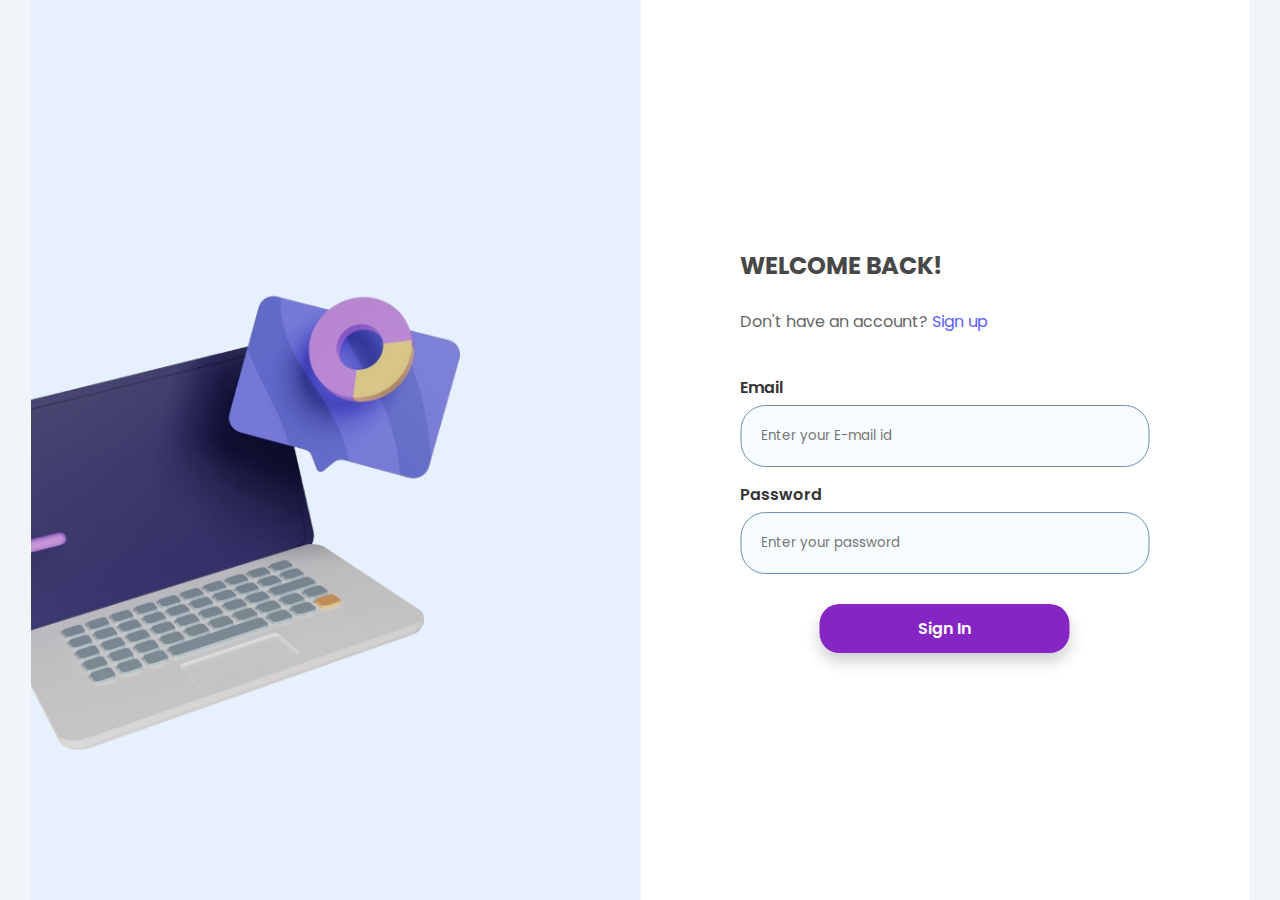
<file: index.html>
<!DOCTYPE html>
<html lang="en">

<head>
  <meta charset="UTF-8" />
  <meta name="viewport" content="width=device-width, initial-scale=1.0" />
  <title>Login Page</title>
  <link rel="preconnect" href="https://fonts.googleapis.com">
  <link rel="preconnect" href="https://fonts.gstatic.com" crossorigin>
  <link
    href="https://fonts.googleapis.com/css2?family=Poppins:ital,wght@0,400;0,500;0,700;1,300;1,400&family=Roboto:ital,wght@0,100..900;1,100..900&display=swap"
    rel="stylesheet">
  <link rel="stylesheet" href="style.css" />
</head>

<body>
  <div class="container">
    <div class="form-container">
      <h2 class="poppins-bold">WELCOME BACK!</h2>
      <p class="poppins-regular-italic">Don't have an account? <a href="#">Sign up</a></p>
      <form>
        <label class="poppins-regular">Email</label>
        <input type="email" placeholder="Enter your E-mail id" required />

        <label class="poppins-regular">Password</label>
        <div class="password-box">
          <input type="password" placeholder="Enter your password" id="password" required />
          <span class="toggle" onclick="togglePassword()"></span>
        </div>

        <button type="submit">Sign In</button>
      </form>
    </div>
    <div class="image-container">
      <div class="image-background">
        <img src="laptopimg2.png" alt="Laptop Image" />
      </div>
    </div>
  </div>
  <script>
    function togglePassword() {
      const pass = document.getElementById("password");
      pass.type = pass.type === "password" ? "text" : "password";
    }
  </script>
</body>

</html>
</file>
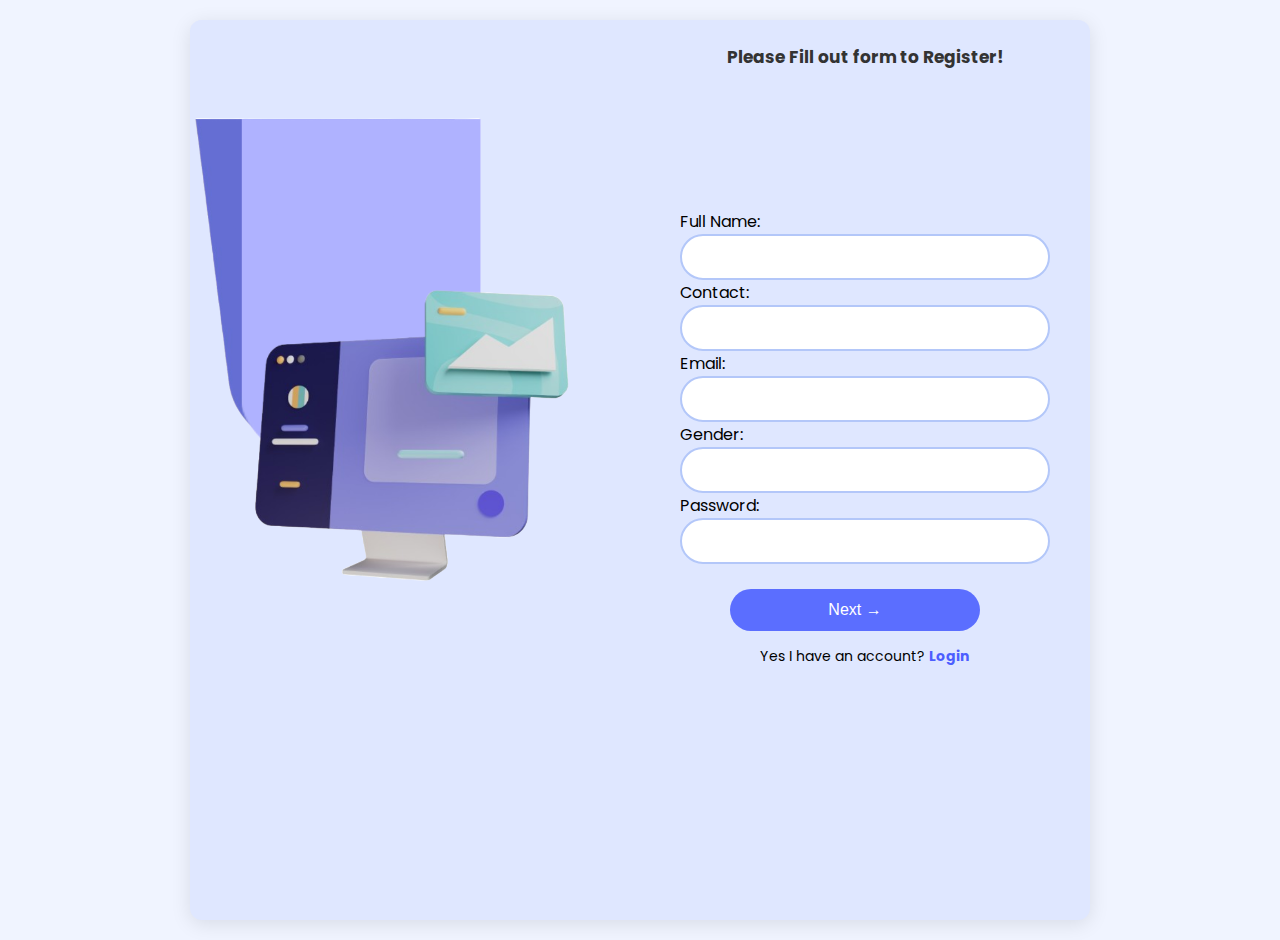
<file: index2.html>
<!DOCTYPE html>
<html lang="en">
<head>
  <meta charset="UTF-8" />
  <meta name="viewport" content="width=device-width, initial-scale=1.0" />
  <title>Registration Form</title>
  <link rel="stylesheet" href="style2.css" />
  <link href="https://fonts.googleapis.com/css2?family=Poppins&display=swap" rel="stylesheet">
</head>

<body>
  <div class="container">
    <div class="image-section">
      <img src="lapto.png" class="laptop" alt="Laptop" />
    </div>

    <div class="form-section">
      <h2 class="poppins-bold">Please Fill out form to Register!</h2>

      <form id="registrationForm">
        <label for="fullname">Full Name:</label>
        <input type="text" id="fullname" name="fullname" required>

        <label for="contact">Contact:</label>
        <input type="text" id="contact" name="contact" required>

        <label for="email">Email:</label>
        <input type="email" id="email" name="email" required>

        <label for="gender">Gender:</label>
        <input type="text" id="gender" name="gender" required>

        <label for="password">Password:</label>
        <input type="password" id="password" name="password" required>

        <button type="submit">Next →</button>
        <p class="login-link">Yes I have an account? <a href="#">Login</a></p>
      </form>

      <div class="success-message" id="successMessage" style="display:none;">
        Registration Successful!
      </div>
    </div>
  </div>

  <script src="script.js"></script>
</body>
</html>
</file>
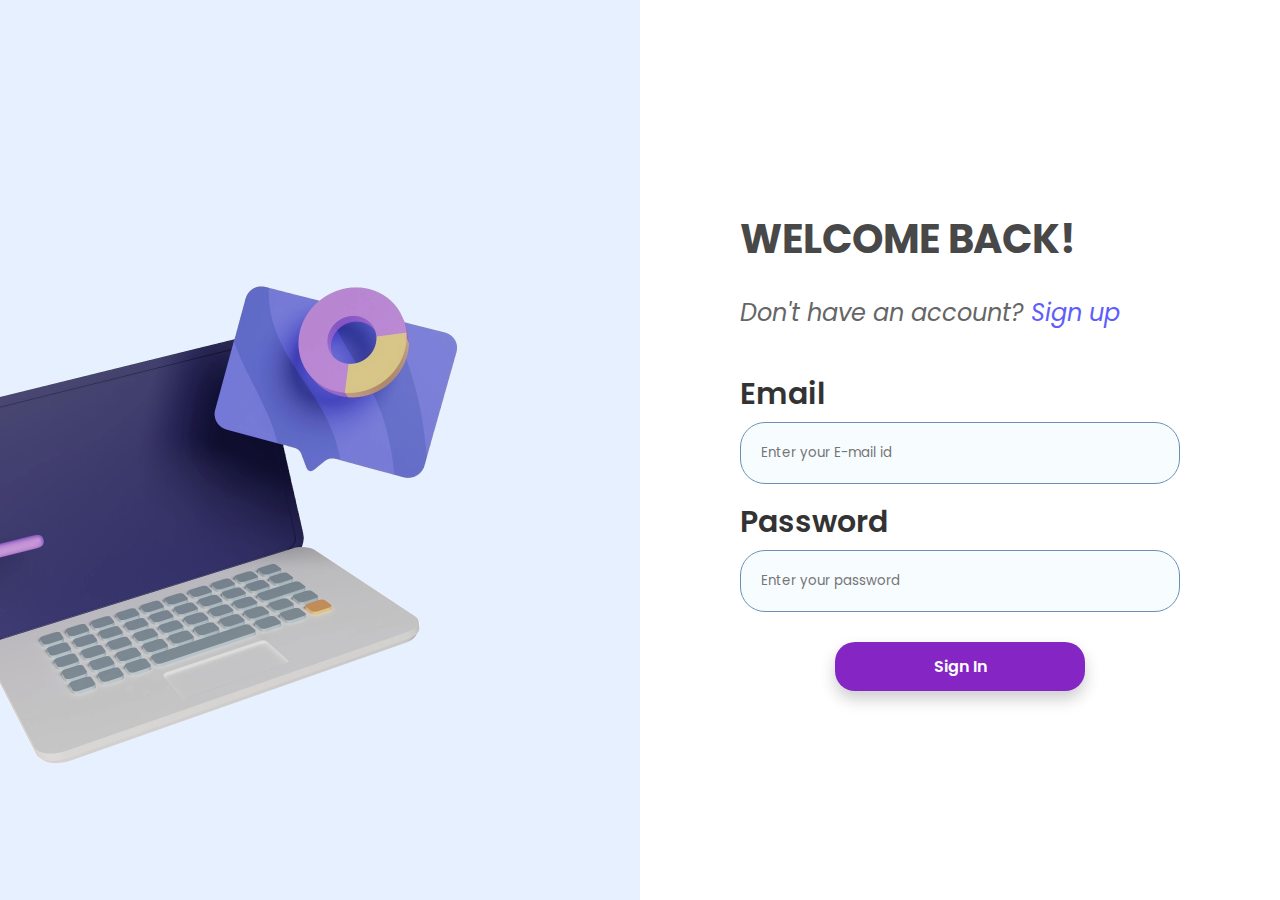
<file: teacher-login.html>
<!DOCTYPE html>
<html lang="en">

<head>
  <meta charset="UTF-8" />
  <meta name="viewport" content="width=device-width, initial-scale=1.0" />
  <title>Login Page</title>
  <link rel="preconnect" href="https://fonts.googleapis.com">
  <link rel="preconnect" href="https://fonts.gstatic.com" crossorigin>
  <link
    href="https://fonts.googleapis.com/css2?family=Poppins:ital,wght@0,400;0,500;0,700;1,300;1,400&family=Roboto:ital,wght@0,100..900;1,100..900&display=swap"
    rel="stylesheet">
  <link rel="stylesheet" href="teacher-login.css" />
</head>

<body>
  <div class="container">
    <div class="form-container">
      <h2 class="poppins-medium">WELCOME BACK!</h2>
      <p class="poppins-regular-italic">Don't have an account? <a href="#">Sign up</a></p>
      <form>
        <label class="poppins-regular">Email</label>
        <input type="email" placeholder="Enter your E-mail id" required />

        <label class="poppins-regular">Password</label>
        <div class="password-box">
          <input type="password" placeholder="Enter your password" id="password" required />
          <span class="toggle" onclick="togglePassword()"></span>
        </div>

        <button type="submit">Sign In</button>
      </form>
    </div>
    <div class="image-container">
      <div class="image-background">
        <img src="laptopimg2.png" alt="Laptop Image" />
      </div>
    </div>
  </div>
  <script>
    function togglePassword() {
      const pass = document.getElementById("password");
      pass.type = pass.type === "password" ? "text" : "password";
    }
  </script>
</body>

</html>
</file>
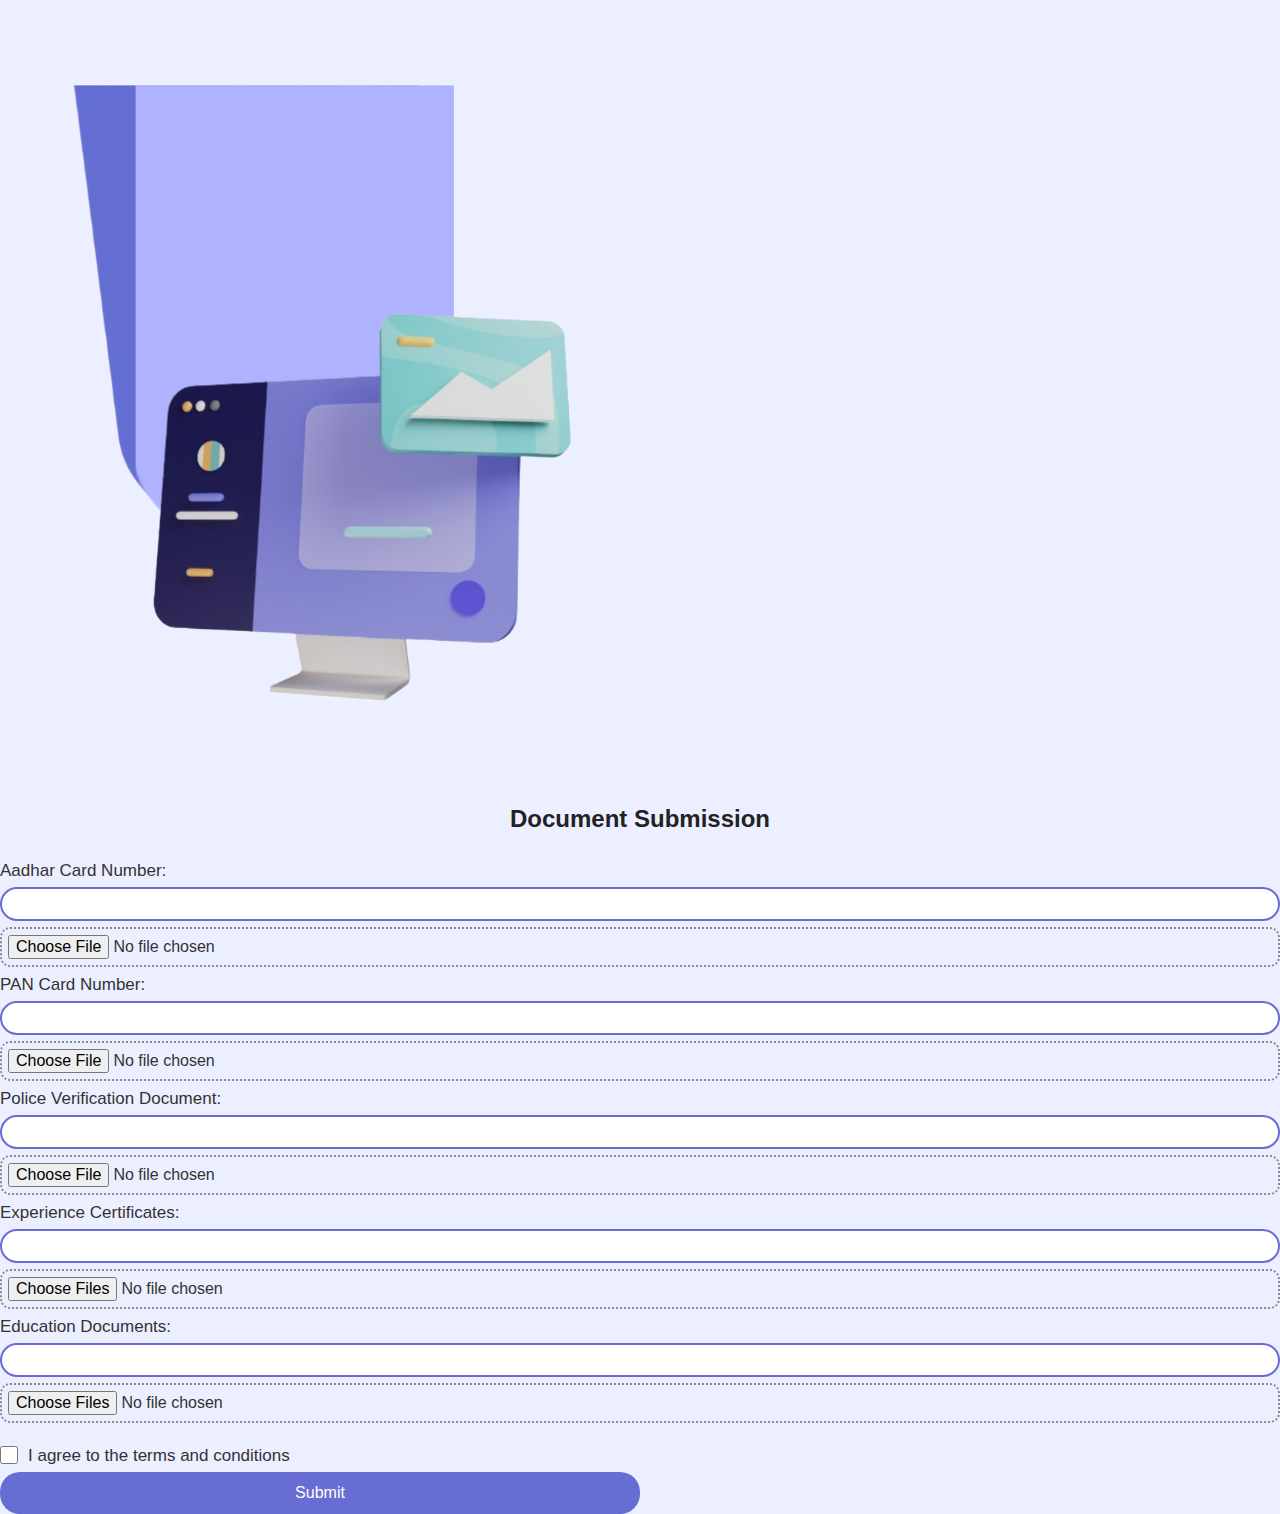
<file: verify/index3.html>
<!DOCTYPE html>
<html lang="en">
<head>
  <meta charset="UTF-8" />
  <meta name="viewport" content="width=device-width, initial-scale=1" />
  <title>Document Submission Form</title>
  <link rel="stylesheet" href="styles.css" />
</head>
<body>

<div class="container">
<div class="image-section">
 <img src="lapto.png" class="laptop" alt="Laptop" />
</div>

  <div class="form-section">
    <h2>Document Submission</h2>
    <form action="#" method="post" enctype="multipart/form-data">
      <div class="form-group">
        <label for="aadharNumber">Aadhar Card Number:</label>
        <input type="text" id="aadharNumber" name="aadharNumber" required>
        <input type="file" id="aadharFile" name="aadharFile" accept=".pdf,.jpg,.png" required>
      </div>

      <div class="form-group">
        <label for="panNumber">PAN Card Number:</label>
        <input type="text" id="panNumber" name="panNumber" required>
        <input type="file" id="panFile" name="panFile" accept=".pdf,.jpg,.png" required>
      </div>

      <div class="form-group">
        <label for="police">Police Verification Document:</label>
         <input type="text" id="police" name="police" required>
        <input type="file" id="police" name="police" accept=".pdf,.jpg,.png" required>
      </div>

      <div class="form-group">
         <label for="exp">Experience Certificates:</label>
        <input type="text" id="exp" name="exp" required>
        <input type="file" id="exp" name="exp" accept=".pdf,.jpg,.png" multiple required>
      </div>

      <div class="form-group">
        <label for="edu">Education Documents:</label>
        <input type="text" id="edu" name="edu" required>
        <input type="file" id="edu" name="edu" accept=".pdf,.jpg,.png" multiple required>
      </div>
         
        <div class="form-group checkbox-group">
          <input type="checkbox" id="agree" name="agree" required>
          <label for="agree">I agree to the terms and conditions</label>
        </div>

      <button type="submit">Submit</button>
    </form>
  </div>

  <div class="image-section">

  </div>
</div>

</body>
</html>
</file>
<file: style.css>
* {
  margin: 0;
  padding: 0;
  box-sizing: border-box;
  font-family: 'Poppins', sans-serif;
}

body, html {
  height: 100%;
  width: 100%;
}

body {
  display: flex;
  justify-content: center;
  align-items: center;
  background: #f1f5f9;
}

.container {
  display: flex;
  justify-content: space-between;
  align-items: center;
  height: 100vh;
  overflow: hidden;
}

.form-container, .image-container {
  width: 50%;
  height: 100%;
  position: relative;
}

/* 🔸 Add initial transform state for animation */
.form-container {
  background-color: #ffffff;
  padding: 100px;
  display: flex;
  flex-direction: column;
  gap: 1rem;
  justify-content: center;

  transform: translateX(100%);
  animation: slideInFromRight 1s forwards;
}

.image-container {
  background-color: #e6f0ff;
  display: flex;
  justify-content: center;
  align-items: center;

  transform: translateX(-100%);
  animation: slideInFromLeft 1s forwards;
}

.image-container img {
  width: 100%;
  max-width: 850px;
  margin-left: -130px;
  margin-top: 100px;
}

.form-container h2 {
  font-weight: 700;
  margin-bottom: 10px;
  color: #484848;
}

.form-container p {
  margin-bottom: 10px;
  color: #666;
}

.form-container a {
  color: #5d5dfd;
  text-decoration: none;
}

.form-container label {
  display: block;
  font-weight: 600;
  margin: 15px 0 5px;
  color: #333;
}

.form-container input {
  width: 100%;
  padding: 20px;
  border: 1px solid #6a91b5;
  border-radius: 25px;
  background: #f7fcff;
  outline: none;
}

.password-box {
  position: relative;
}

.password-box .toggle {
  position: absolute;
  right: 15px;
  top: 12px;
  cursor: pointer;
}

button {
  margin-top: 30px;
  padding: 12px 0;
  width: 250px;
  background: #8525c4;
  color: white;
  border: none;
  border-radius: 20px;
  font-size: 1rem;
  font-weight: 600;
  cursor: pointer;
  transition: background 0.3s, transform 0.2s;
  box-shadow: 0 8px 16px rgba(0, 0, 0, 0.2);
  display: block;
  margin-left: auto;
  margin-right: auto;
}

button:hover {
  background: #6e08b0;
  transform: translateY(-2px);
  box-shadow: 0 12px 20px rgba(0, 0, 0, 0.15);
}

button:active {
  transform: translateY(0);
  box-shadow: 0 8px 16px rgba(0, 0, 0, 0.1);
}

/* 🔸 Slide animations */
@keyframes slideInFromRight {
  from {
    transform: translateX(100%);
  }
  to {
    transform: translateX(0);
  }
}

@keyframes slideInFromLeft {
  from {
    transform: translateX(-100%);
  }
  to {
    transform: translateX(0);
  }
}
@media (max-width: 768px) {
  .container {
    flex-direction: column;
  }

  .image-container {
    display: none;
  }

  .form-container {
    width: 100%;
    padding: 40px;
    animation: none;
    transform: none;
  }
}
</file>
<file: style2.css>
body {
  margin: 0;
  font-family: 'Poppins', sans-serif;
  background: #f0f4ff;
  display: flex;
  align-items: center;
  justify-content: center;
  min-height: 100vh;
  padding: 20px;
}

.container {
  display: flex;

<<<<<<< Updated upstream
  flex-wrap: wrap;
  background: #dfe7ff;
  border-radius: 12px;
  box-shadow: 0 4px 20px rgba(0, 0, 0, 0.1);
  max-width: 900px;
=======
  align-items: center;
  flex-direction: :horizontal
  padding: 4px;
  height: 100vh;
>>>>>>> Stashed changes
  width: 100%;
  overflow: hidden;
}
.image-section {
  margin-bottom: 50px;
  order:-1;
  position: relative;
  flex: 1;

  background: #dfe7ff;
  display: flex;
  align-items: center;
  justify-content: center;
  padding: 40px;
  overflow: hidden;

}

.laptop{
  width: 600px;
  margin-top: -180px;
  margin-left: 50px;
}
.form-section {
  flex: 1;
margin-top: -30px;
  padding: 40px;

  min-width: 100px;
}

.form-section h2 {
  margin-bottom: -20px;
  color: #333;
  font-size: 17px;
  align-items: center;
  text-align: center;
  
}

form {
  display: flex;
  height: 100%;
  flex-direction: column;
<<<<<<< Updated upstream
  gap: 10px;
  font-family: 'Poppins', sans-serif;
=======
  gap: 1rem;
  justify-content: center;
  margin-top: -50px;;
>>>>>>> Stashed changes
}

 form input {
  padding: 12px;
  border: 2px solid #b3c7f9; /* light blue */
  border-radius: 25px;
  font-size: 16px;
  outline: none;
}


form button {
  margin-left: 50px;
  margin-top: 25px;
  padding: 12px;
  background-color: #5b6eff;
  color: white;
  border: none;
  border-radius: 25px;
  width: 250px;
  display: flex;
  justify-content: center;
  cursor: pointer;
  font-size: 16px;
  transition: 0.3s ease;
}

form button:hover {
  background-color: #4053e6;
}

.login-link {
  text-align: center;
  margin-top: 15px;
  font-size: 14px;
}

.login-link a {
  color: #4c5eff;
  text-decoration: none;
  font-weight: bold;
}

.success-message {
  text-align: center;
  margin-top: 20px;
  font-size: 16px;
  color: green;
  font-weight: bold;
}


@media (max-width: 768px) {
  .container {
    flex-direction: column;
    text-align: center;
  }

  .image-section {
    display: none;
  }
<<<<<<< Updated upstream

  .form-section {
    padding: 20px;
  }
=======
  
>>>>>>> Stashed changes
}
</file>
<file: teacher-login.css>
* {
  margin: 0;
  padding: 0;
  box-sizing: border-box;
  font-family: 'Poppins', sans-serif;
}

.poppins-regular {
  font-family: "Poppins", sans-serif;
  font-weight: 400;
  font-size: 30px;
  font-style: normal;
}


.poppins-medium {
  font-family: "Poppins", sans-serif;
  font-weight: 500;
  font-size: 40px;
  font-style: normal;
}

.poppins-bold {
  font-family: "Poppins", sans-serif;
  font-weight: 700;
  font-size: 49px;
  font-style: normal;
}

.poppins-light-italic {
  font-family: "Poppins", sans-serif;
  font-weight: 300;
  font-size: 20px;
  font-style: italic;
}

.poppins-regular-italic {
  font-family: "Poppins", sans-serif;
  font-weight: 400;
  font-size: 24px;
  font-style: italic;
}
.form-container h2 {
  font-weight: 700;
  margin-bottom: 10px;
  color: #484848;
}


body,
html {
  height: 100%;
  width: 100%;
}

body {
  display: flex;
  justify-content: center;
  align-items: center;
  background: #f1f5f9;
}

.container {
  display: flex;
  justify-content: center;
  align-items: center;
  height: 100vh;
  overflow: hidden;
  width: 100%;
  max-width: 1400px; 
  margin: auto;
}


.form-container,
.image-container {
  width: 50%;
  height: 100%;
  position: relative;
}

/* 🔸 Add initial transform state for animation */
.form-container {
  background-color: #ffffff;
  padding: 100px;
  display: flex;
  flex-direction: column;
  gap: 1rem;
  justify-content: center;

  transform: translateX(100%);
  animation: slideInFromRight 1s forwards;
}

.image-container {
  background-color: #e6f0ff;
  display: flex;
  justify-content: center;
  align-items: center;

  transform: translateX(-100%);
  animation: slideInFromLeft 1s forwards;
}

.image-container img {
  width: 100%;
  max-width: 850px;
  margin-left: -130px;
  margin-top: 100px;
}

.form-container h2 {
  font-weight: 700;
  margin-bottom: 10px;
  color: #484848;
}

.form-container p {
  margin-bottom: 10px;
  color: #666;
}

.form-container a {
  color: #5d5dfd;
  text-decoration: none;
}

.form-container label {
  display: block;
  font-weight: 600;
  margin: 15px 0 5px;
  color: #333;
}

.form-container input {
  width: 100%;
  padding: 20px;
  border: 1px solid #6a91b5;
  border-radius: 25px;
  background: #f7fcff;
  outline: none;
}

.password-box {
  position: relative;
}

.password-box .toggle {
  position: absolute;
  right: 15px;
  top: 12px;
  cursor: pointer;
}

button {
  margin-top: 30px;
  padding: 12px 0;
  width: 250px;
  background: #8525c4;
  color: white;
  border: none;
  border-radius: 20px;
  font-size: 1rem;
  font-weight: 600;
  cursor: pointer;
  transition: background 0.3s, transform 0.2s;
  box-shadow: 0 8px 16px rgba(0, 0, 0, 0.2);
  display: block;
  margin-left: auto;
  margin-right: auto;
}

button:hover {
  background: #6e08b0;
  transform: translateY(-2px);
  box-shadow: 0 12px 20px rgba(0, 0, 0, 0.15);
}

button:active {
  transform: translateY(0);
  box-shadow: 0 8px 16px rgba(0, 0, 0, 0.1);
}

/* 🔸 Slide animations */
@keyframes slideInFromRight {
  from {
    transform: translateX(100%);
  }

  to {
    transform: translateX(0);
  }
}

@keyframes slideInFromLeft {
  from {
    transform: translateX(-100%);
  }

  to {
    transform: translateX(0);
  }
}

@media (max-width: 768px) {
  .container {
    flex-direction: column;
  }

  .image-container {
    display: none;
  }

  .form-container {
    width: 100%;
    padding: 40px;
    animation: none;
    transform: none;
  }
}
</file>
<file: verify/styles.css>
* {
    margin: 0;
    padding: 0;
    box-sizing: border-box;
}

body {
    font-family: "Poppins", sans-serif;
    background-color: #ecefff;
    color: #333;
    font-size: 17px;
}

label {
    font-weight: 500;
}


.display {
    display: flex;
    flex-wrap: wrap;
    justify-content: center;
    align-items: flex-start;
    gap: 40px;
}


.block1 {
    flex: 1 1 300px;
    display: flex;
    justify-content: center;
    align-items: center;
}

.image-section img.laptop {
    max-width: 100%;
    height: 800px;
}


.block2 {
    flex: 1 1 400px;
    padding: 30px;
    border-radius: 10px;
}

.form-section h2 {
    text-align: center;
    margin-bottom: 20px;
    font-size: 1.5rem;
    color: #222;
}

.windly {
    width: 80%;
    margin: 0 auto;
}

/* Form Styling */
form {
    display: flex;
    flex-direction: column;
}

.form-group {
    display: flex;
    flex-direction: column;
}

.form-group label {
    margin-bottom: 6px;
    margin-top: 8px;
}

.form-group input[type="text"],
.form-group input[type="file"] {
    padding: 6px;
    border: 2px solid #686dd3;
    font-size: 1rem;
}

.form-group input[type="text"] {
    border-radius: 20px;
}

.form-group input[type="file"] {
    border-radius: 10px;
}

.form-group input[type="file"] {
    margin-top: 6px;
    border: 2px dotted #888;
}


.checkbox-group {
    display: flex;
    align-items: center;
    gap: 10px;
}

.checkbox-group input[type="checkbox"] {
    width: 18px;
    height: 18px;
}


.checkbox-group {
    display: flex;
    flex-direction: row; 
    gap: 10px;
    margin-top: 15px;
}

.centerist {
    display: flex;
    justify-content: center;
}

.centerist input[type="file"] {
    width: 40%;
    border-radius: 10px !important;
}


button[type="submit"] {
    padding: 12px 20px;
    font-size: 1rem;
    border: none;
    border-radius: 20px;
    width: 50%;
    background-color: #686dd3;
    color: white;
    cursor: pointer;
    transition: background-color 0.3s ease;
}

button[type="submit"]:hover {
    background-color: #afb2ff;
}

/* File Upload Styling */
.file-upload {
    position: relative;
    display: inline-block;
    width: 70%;
}

.file-upload input[type="file"] {
    display: none; /* Hide default file input */
}

.file-upload-label {
    display: flex;
    align-items: center;
    justify-content: center;
    gap: 8px; /* Space between icon and text */
    padding: 4px;
    border: 2px dotted #888;
    border-radius: 10px;
    background-color: #fff;
    cursor: pointer;
    font-size: 1rem;
    color: #333;
    transition: background-color 0.3s ease;
}

.file-upload-label:hover {
    background-color: #f5f5f5;
}

.file-upload-label i {
    font-size: 1.2rem;
    color: #686dd3; /* Match your theme */
}

.ispyarkokyanaamdu {
    margin-top: 10px;
    display: flex;
    justify-content: center;
}

/* Responsive Design */
@media (max-width: 768px) {
    .display {
        flex-direction: column;
        align-items: center;
    }

    .block1,
    .block2 {
        width: 100%;
    }
}
</file>
